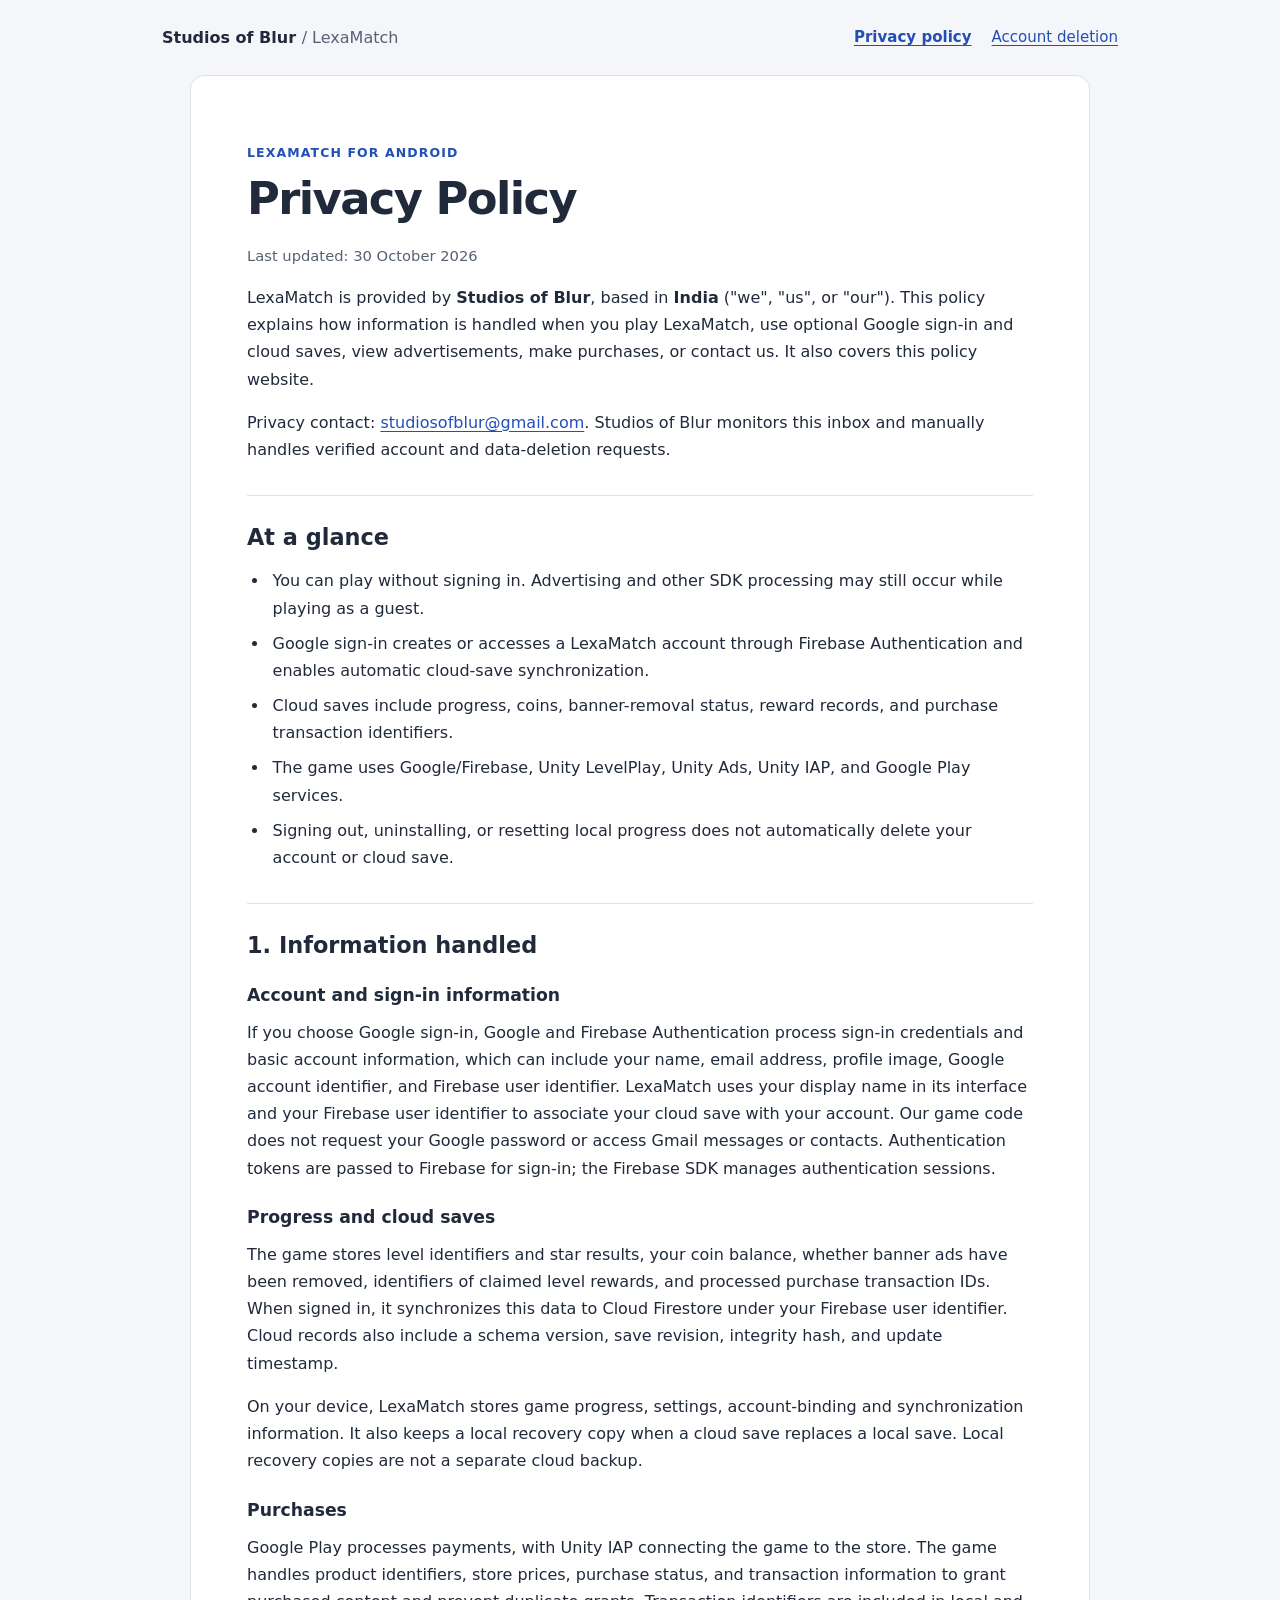
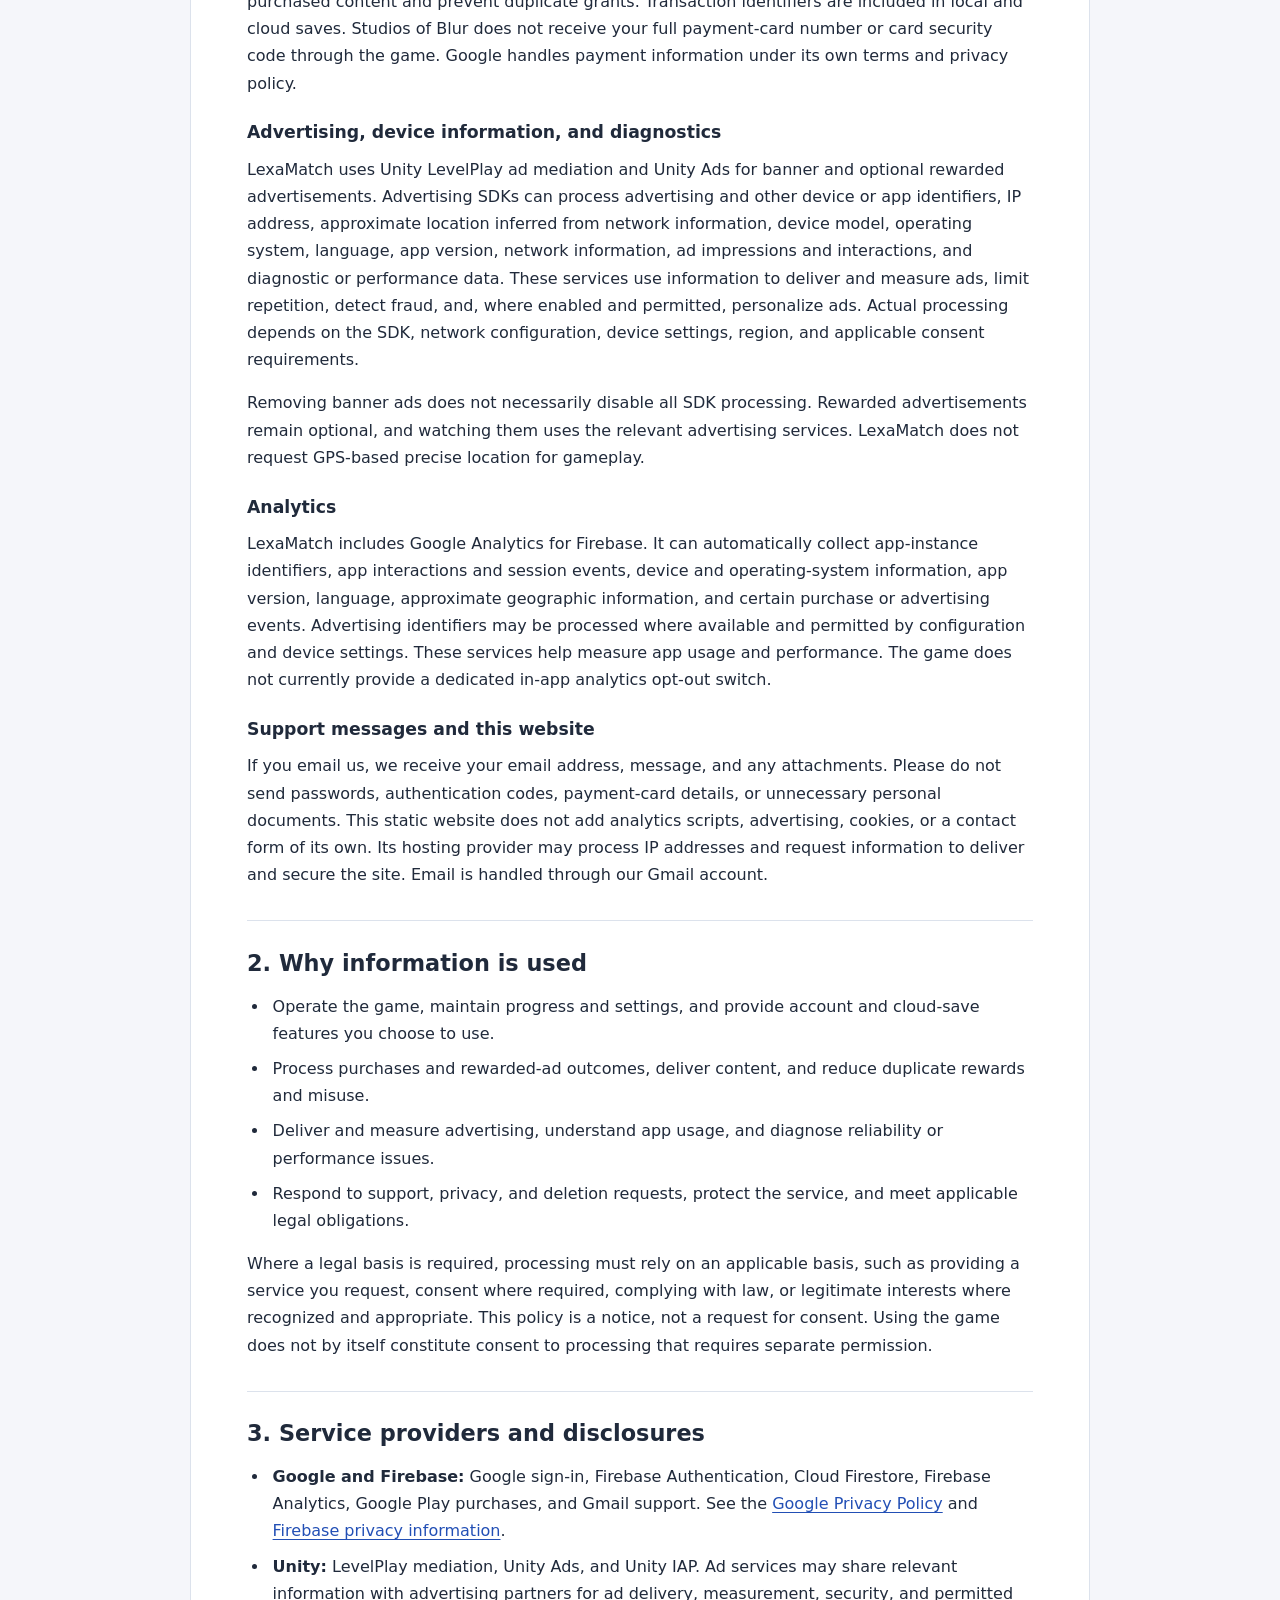
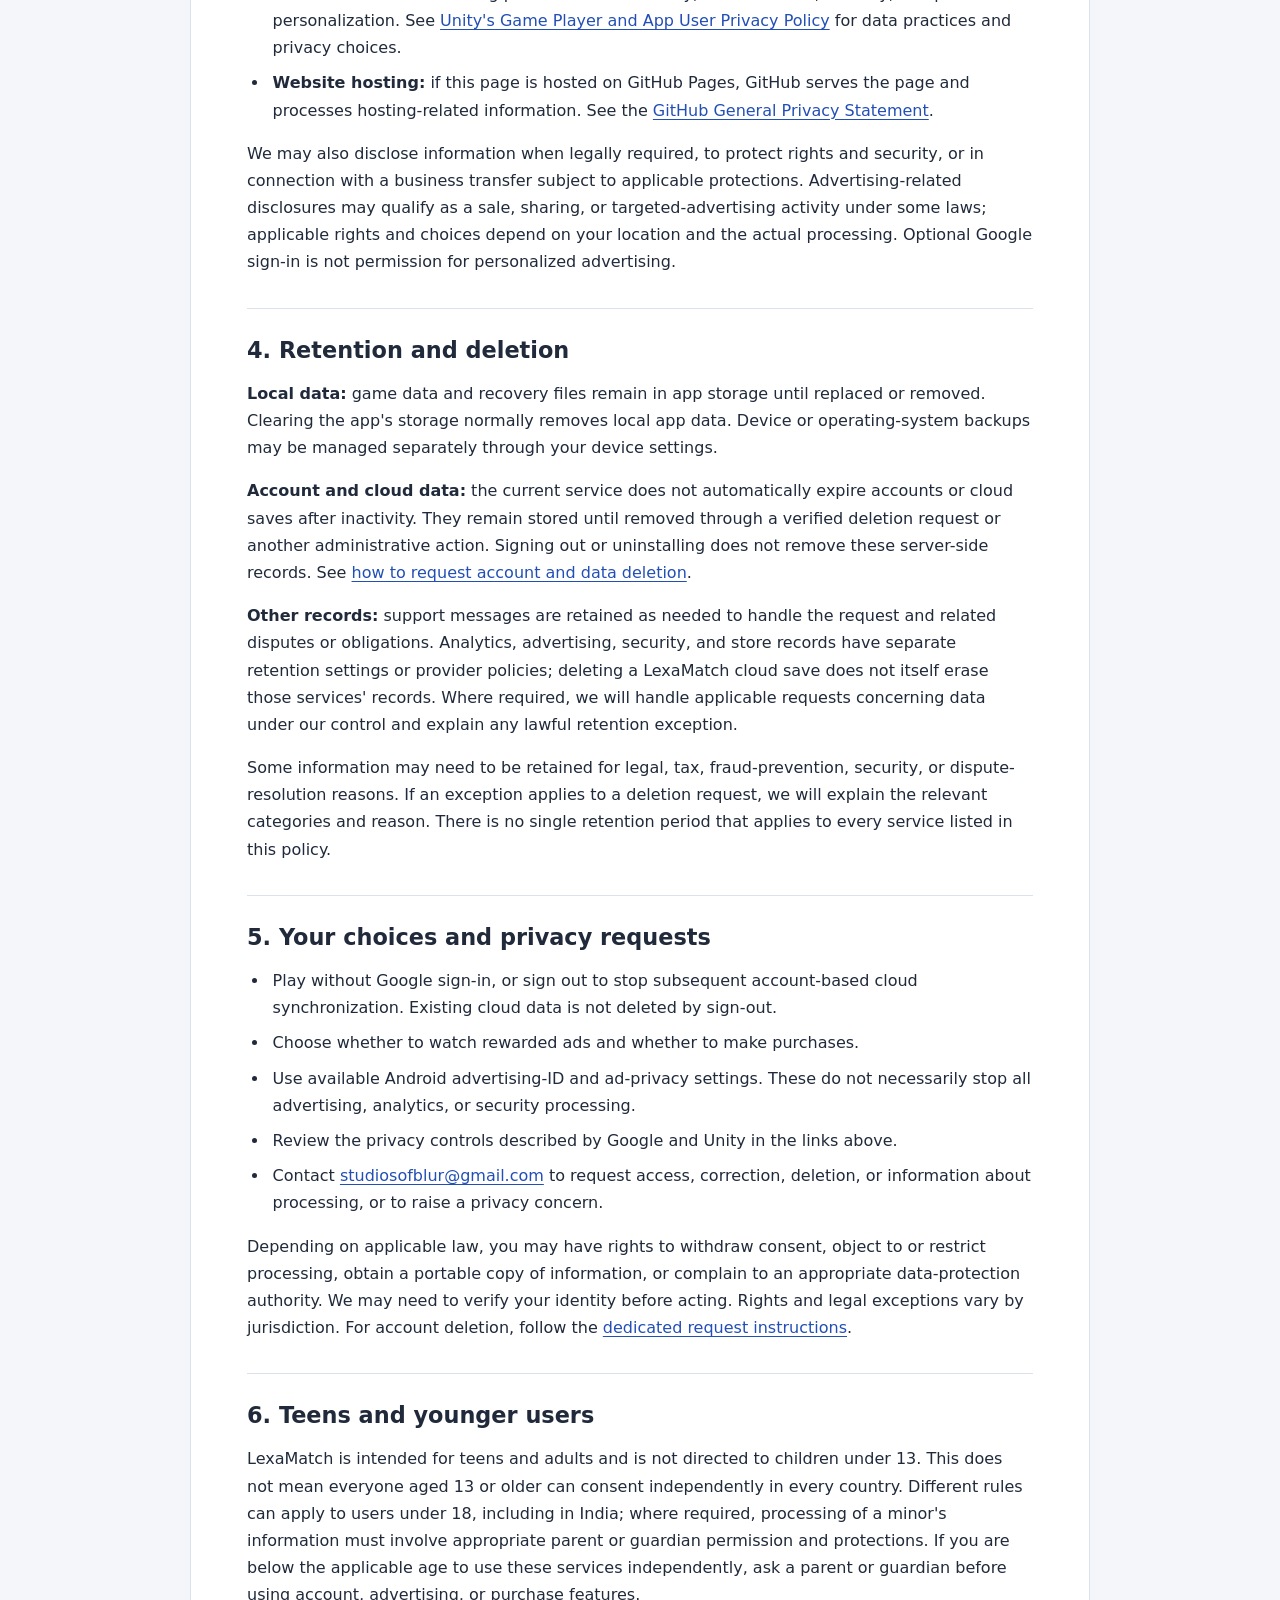
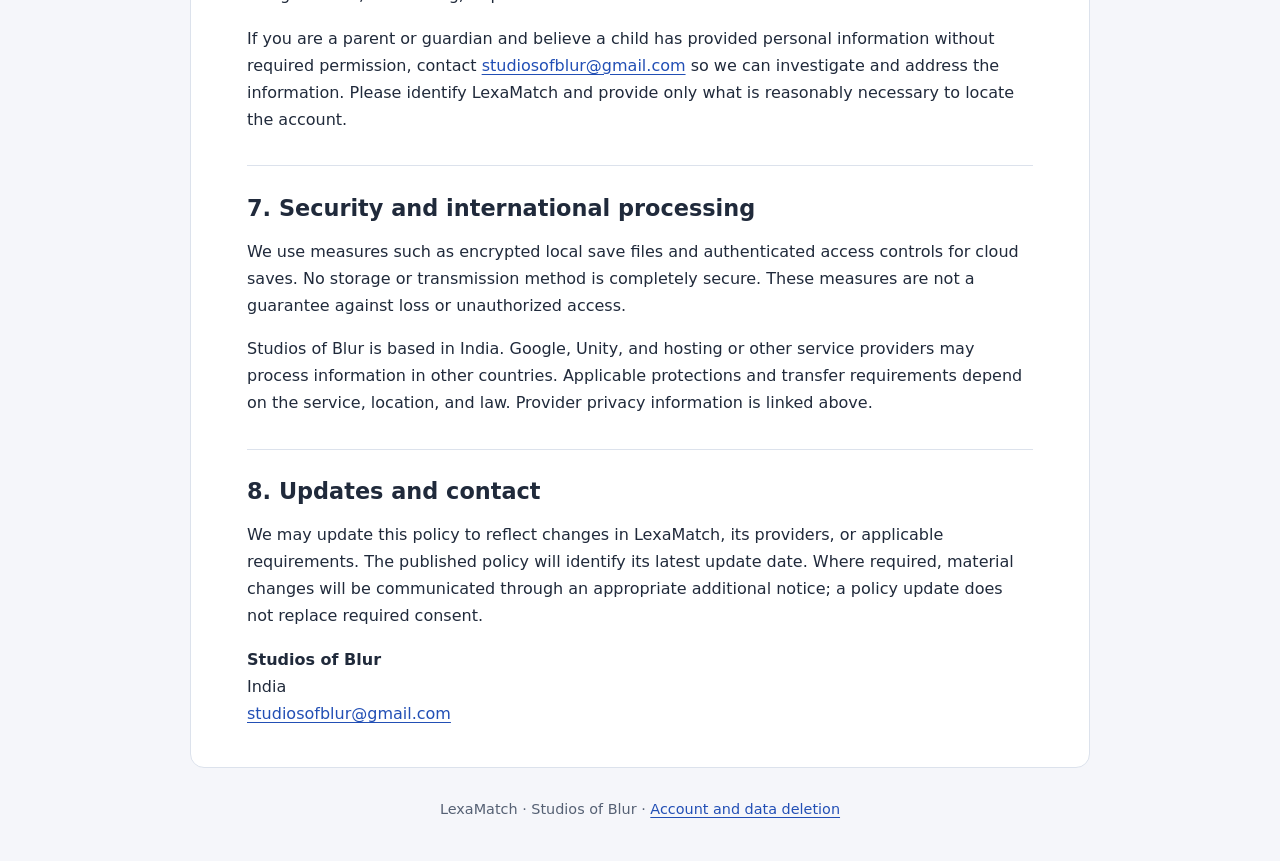
<file: index.html>
<!doctype html>
<html lang="en">
<head>
  <meta charset="utf-8">
  <meta name="viewport" content="width=device-width, initial-scale=1">
  <meta name="description" content="How Studios of Blur handles information in the LexaMatch Android game.">
  <meta name="referrer" content="no-referrer">
  <title>LexaMatch Privacy Policy | Studios of Blur</title>
  <link rel="stylesheet" href="styles.css">
</head>
<body>
  <a class="skip-link" href="#main">Skip to content</a>
  <header class="site-header">
    <div class="brand">Studios of Blur <span>/ LexaMatch</span></div>
    <nav aria-label="Legal pages"><a href="index.html" aria-current="page">Privacy policy</a><a href="delete-account.html">Account deletion</a></nav>
  </header>
  <main id="main">
    <p class="eyebrow">LexaMatch for Android</p>
    <h1>Privacy Policy</h1>
    <p class="updated">Last updated: <time datetime="2026-10-30">30 October 2026</time></p>
    <p>LexaMatch is provided by <strong>Studios of Blur</strong>, based in <strong>India</strong> ("we", "us", or "our"). This policy explains how information is handled when you play LexaMatch, use optional Google sign-in and cloud saves, view advertisements, make purchases, or contact us. It also covers this policy website.</p>
    <p>Privacy contact: <a href="mailto:studiosofblur@gmail.com">studiosofblur@gmail.com</a>. Studios of Blur monitors this inbox and manually handles verified account and data-deletion requests.</p>
    <section aria-labelledby="summary"><h2 id="summary">At a glance</h2>
      <ul>
        <li>You can play without signing in. Advertising and other SDK processing may still occur while playing as a guest.</li>
        <li>Google sign-in creates or accesses a LexaMatch account through Firebase Authentication and enables automatic cloud-save synchronization.</li>
        <li>Cloud saves include progress, coins, banner-removal status, reward records, and purchase transaction identifiers.</li>
        <li>The game uses Google/Firebase, Unity LevelPlay, Unity Ads, Unity IAP, and Google Play services.</li>
        <li>Signing out, uninstalling, or resetting local progress does not automatically delete your account or cloud save.</li>
      </ul>
    </section>
    <section aria-labelledby="information"><h2 id="information">1. Information handled</h2>
      <h3>Account and sign-in information</h3>
      <p>If you choose Google sign-in, Google and Firebase Authentication process sign-in credentials and basic account information, which can include your name, email address, profile image, Google account identifier, and Firebase user identifier. LexaMatch uses your display name in its interface and your Firebase user identifier to associate your cloud save with your account. Our game code does not request your Google password or access Gmail messages or contacts. Authentication tokens are passed to Firebase for sign-in; the Firebase SDK manages authentication sessions.</p>
      <h3>Progress and cloud saves</h3>
      <p>The game stores level identifiers and star results, your coin balance, whether banner ads have been removed, identifiers of claimed level rewards, and processed purchase transaction IDs. When signed in, it synchronizes this data to Cloud Firestore under your Firebase user identifier. Cloud records also include a schema version, save revision, integrity hash, and update timestamp.</p>
      <p>On your device, LexaMatch stores game progress, settings, account-binding and synchronization information. It also keeps a local recovery copy when a cloud save replaces a local save. Local recovery copies are not a separate cloud backup.</p>
      <h3>Purchases</h3>
      <p>Google Play processes payments, with Unity IAP connecting the game to the store. The game handles product identifiers, store prices, purchase status, and transaction information to grant purchased content and prevent duplicate grants. Transaction identifiers are included in local and cloud saves. Studios of Blur does not receive your full payment-card number or card security code through the game. Google handles payment information under its own terms and privacy policy.</p>
      <h3>Advertising, device information, and diagnostics</h3>
      <p>LexaMatch uses Unity LevelPlay ad mediation and Unity Ads for banner and optional rewarded advertisements. Advertising SDKs can process advertising and other device or app identifiers, IP address, approximate location inferred from network information, device model, operating system, language, app version, network information, ad impressions and interactions, and diagnostic or performance data. These services use information to deliver and measure ads, limit repetition, detect fraud, and, where enabled and permitted, personalize ads. Actual processing depends on the SDK, network configuration, device settings, region, and applicable consent requirements.</p>
      <p>Removing banner ads does not necessarily disable all SDK processing. Rewarded advertisements remain optional, and watching them uses the relevant advertising services. LexaMatch does not request GPS-based precise location for gameplay.</p>
      <h3>Analytics</h3>
      <p>LexaMatch includes Google Analytics for Firebase. It can automatically collect app-instance identifiers, app interactions and session events, device and operating-system information, app version, language, approximate geographic information, and certain purchase or advertising events. Advertising identifiers may be processed where available and permitted by configuration and device settings. These services help measure app usage and performance. The game does not currently provide a dedicated in-app analytics opt-out switch.</p>
      <h3>Support messages and this website</h3>
      <p>If you email us, we receive your email address, message, and any attachments. Please do not send passwords, authentication codes, payment-card details, or unnecessary personal documents. This static website does not add analytics scripts, advertising, cookies, or a contact form of its own. Its hosting provider may process IP addresses and request information to deliver and secure the site. Email is handled through our Gmail account.</p>
    </section>
    <section aria-labelledby="purposes"><h2 id="purposes">2. Why information is used</h2>
      <ul>
        <li>Operate the game, maintain progress and settings, and provide account and cloud-save features you choose to use.</li>
        <li>Process purchases and rewarded-ad outcomes, deliver content, and reduce duplicate rewards and misuse.</li>
        <li>Deliver and measure advertising, understand app usage, and diagnose reliability or performance issues.</li>
        <li>Respond to support, privacy, and deletion requests, protect the service, and meet applicable legal obligations.</li>
      </ul>
      <p>Where a legal basis is required, processing must rely on an applicable basis, such as providing a service you request, consent where required, complying with law, or legitimate interests where recognized and appropriate. This policy is a notice, not a request for consent. Using the game does not by itself constitute consent to processing that requires separate permission.</p>
    </section>
    <section aria-labelledby="sharing"><h2 id="sharing">3. Service providers and disclosures</h2>
      <ul>
        <li><strong>Google and Firebase:</strong> Google sign-in, Firebase Authentication, Cloud Firestore, Firebase Analytics, Google Play purchases, and Gmail support. See the <a href="https://policies.google.com/privacy">Google Privacy Policy</a> and <a href="https://firebase.google.com/support/privacy">Firebase privacy information</a>.</li>
        <li><strong>Unity:</strong> LevelPlay mediation, Unity Ads, and Unity IAP. Ad services may share relevant information with advertising partners for ad delivery, measurement, security, and permitted personalization. See <a href="https://unity.com/legal/game-player-and-app-user-privacy-policy">Unity's Game Player and App User Privacy Policy</a> for data practices and privacy choices.</li>
        <li><strong>Website hosting:</strong> if this page is hosted on GitHub Pages, GitHub serves the page and processes hosting-related information. See the <a href="https://docs.github.com/en/site-policy/privacy-policies/github-general-privacy-statement">GitHub General Privacy Statement</a>.</li>
      </ul>
      <p>We may also disclose information when legally required, to protect rights and security, or in connection with a business transfer subject to applicable protections. Advertising-related disclosures may qualify as a sale, sharing, or targeted-advertising activity under some laws; applicable rights and choices depend on your location and the actual processing. Optional Google sign-in is not permission for personalized advertising.</p>
    </section>
    <section aria-labelledby="retention"><h2 id="retention">4. Retention and deletion</h2>
      <p><strong>Local data:</strong> game data and recovery files remain in app storage until replaced or removed. Clearing the app's storage normally removes local app data. Device or operating-system backups may be managed separately through your device settings.</p>
      <p><strong>Account and cloud data:</strong> the current service does not automatically expire accounts or cloud saves after inactivity. They remain stored until removed through a verified deletion request or another administrative action. Signing out or uninstalling does not remove these server-side records. See <a href="delete-account.html">how to request account and data deletion</a>.</p>
      <p><strong>Other records:</strong> support messages are retained as needed to handle the request and related disputes or obligations. Analytics, advertising, security, and store records have separate retention settings or provider policies; deleting a LexaMatch cloud save does not itself erase those services' records. Where required, we will handle applicable requests concerning data under our control and explain any lawful retention exception.</p>
      <p>Some information may need to be retained for legal, tax, fraud-prevention, security, or dispute-resolution reasons. If an exception applies to a deletion request, we will explain the relevant categories and reason. There is no single retention period that applies to every service listed in this policy.</p>
    </section>
    <section aria-labelledby="choices"><h2 id="choices">5. Your choices and privacy requests</h2>
      <ul>
        <li>Play without Google sign-in, or sign out to stop subsequent account-based cloud synchronization. Existing cloud data is not deleted by sign-out.</li>
        <li>Choose whether to watch rewarded ads and whether to make purchases.</li>
        <li>Use available Android advertising-ID and ad-privacy settings. These do not necessarily stop all advertising, analytics, or security processing.</li>
        <li>Review the privacy controls described by Google and Unity in the links above.</li>
        <li>Contact <a href="mailto:studiosofblur@gmail.com">studiosofblur@gmail.com</a> to request access, correction, deletion, or information about processing, or to raise a privacy concern.</li>
      </ul>
      <p>Depending on applicable law, you may have rights to withdraw consent, object to or restrict processing, obtain a portable copy of information, or complain to an appropriate data-protection authority. We may need to verify your identity before acting. Rights and legal exceptions vary by jurisdiction. For account deletion, follow the <a href="delete-account.html">dedicated request instructions</a>.</p>
    </section>
    <section aria-labelledby="young"><h2 id="young">6. Teens and younger users</h2>
      <p>LexaMatch is intended for teens and adults and is not directed to children under 13. This does not mean everyone aged 13 or older can consent independently in every country. Different rules can apply to users under 18, including in India; where required, processing of a minor's information must involve appropriate parent or guardian permission and protections. If you are below the applicable age to use these services independently, ask a parent or guardian before using account, advertising, or purchase features.</p>
      <p>If you are a parent or guardian and believe a child has provided personal information without required permission, contact <a href="mailto:studiosofblur@gmail.com">studiosofblur@gmail.com</a> so we can investigate and address the information. Please identify LexaMatch and provide only what is reasonably necessary to locate the account.</p>
    </section>
    <section aria-labelledby="security"><h2 id="security">7. Security and international processing</h2>
      <p>We use measures such as encrypted local save files and authenticated access controls for cloud saves. No storage or transmission method is completely secure. These measures are not a guarantee against loss or unauthorized access.</p>
      <p>Studios of Blur is based in India. Google, Unity, and hosting or other service providers may process information in other countries. Applicable protections and transfer requirements depend on the service, location, and law. Provider privacy information is linked above.</p>
    </section>
    <section aria-labelledby="updates"><h2 id="updates">8. Updates and contact</h2>
      <p>We may update this policy to reflect changes in LexaMatch, its providers, or applicable requirements. The published policy will identify its latest update date. Where required, material changes will be communicated through an appropriate additional notice; a policy update does not replace required consent.</p>
      <address><strong>Studios of Blur</strong><br>India<br><a href="mailto:studiosofblur@gmail.com">studiosofblur@gmail.com</a></address>
    </section>
  </main>
  <footer>LexaMatch · Studios of Blur · <a href="delete-account.html">Account and data deletion</a></footer>
</body>
</html>
</file>
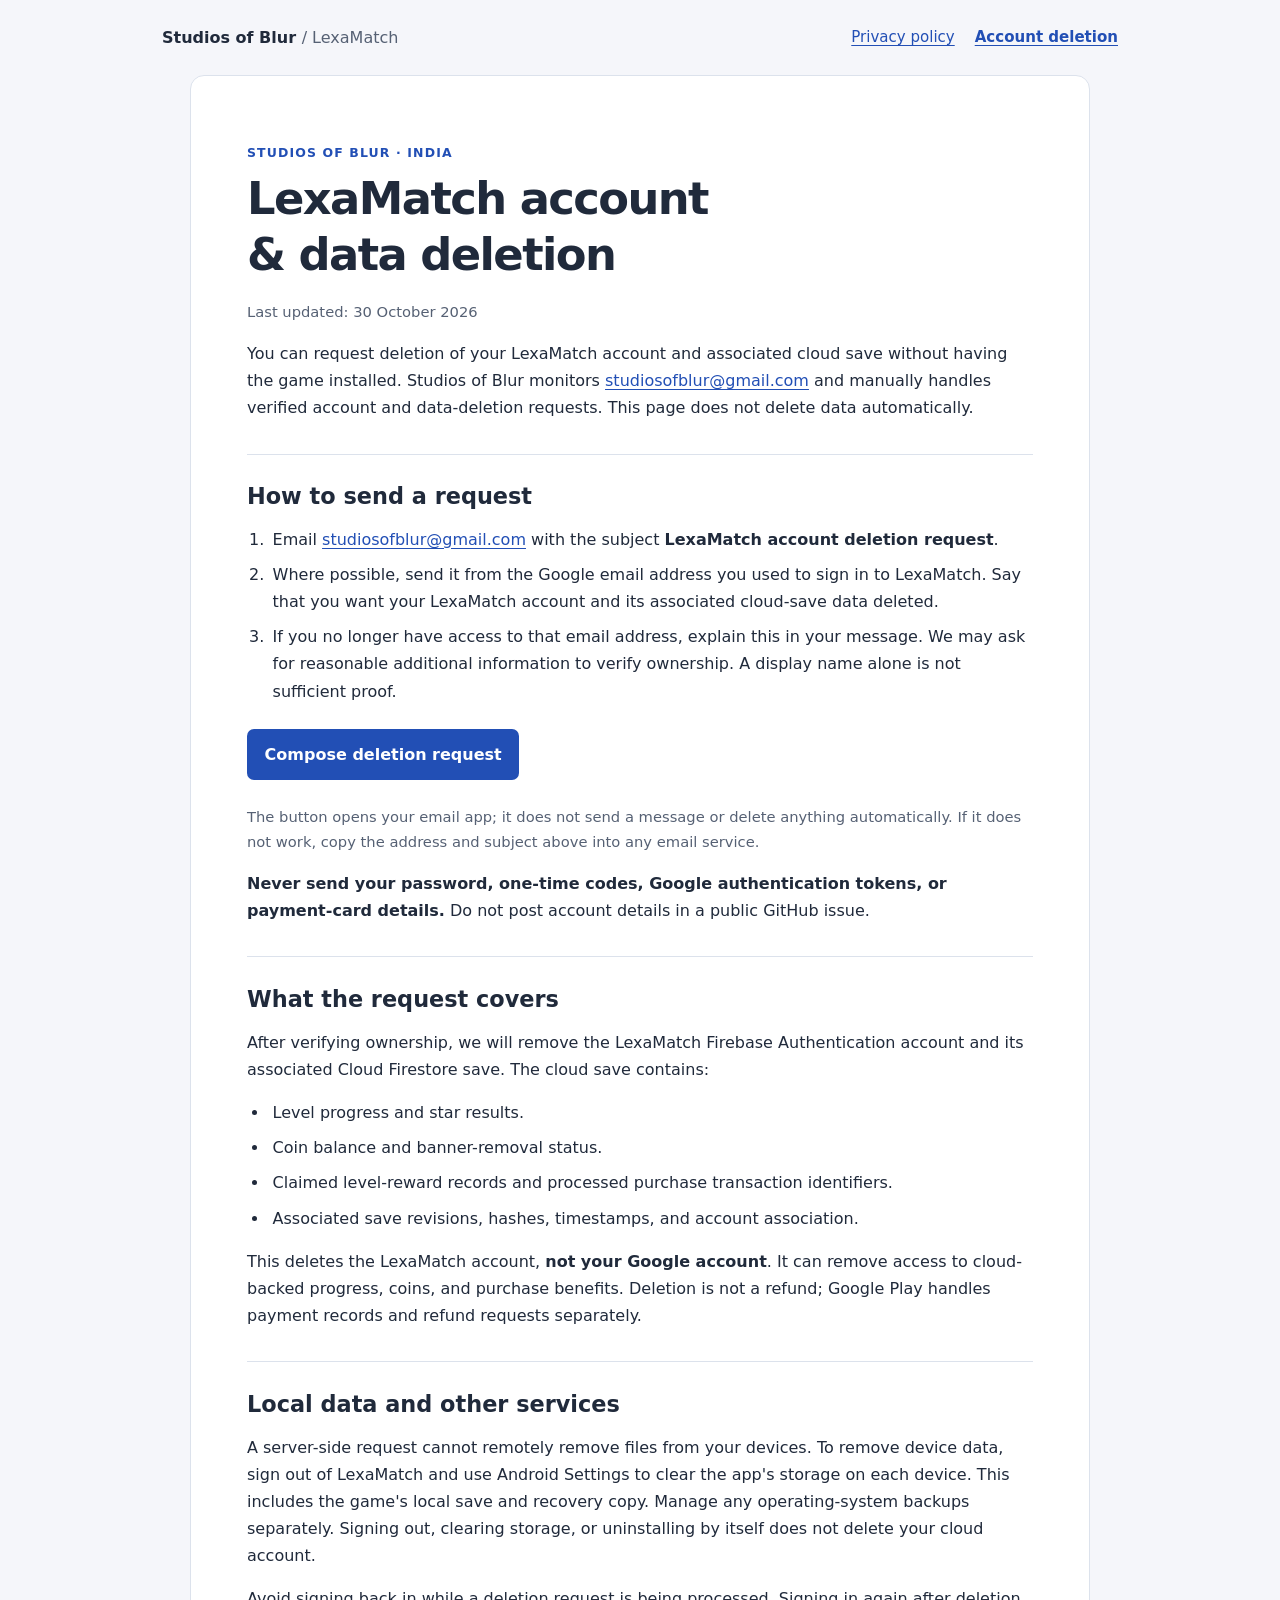
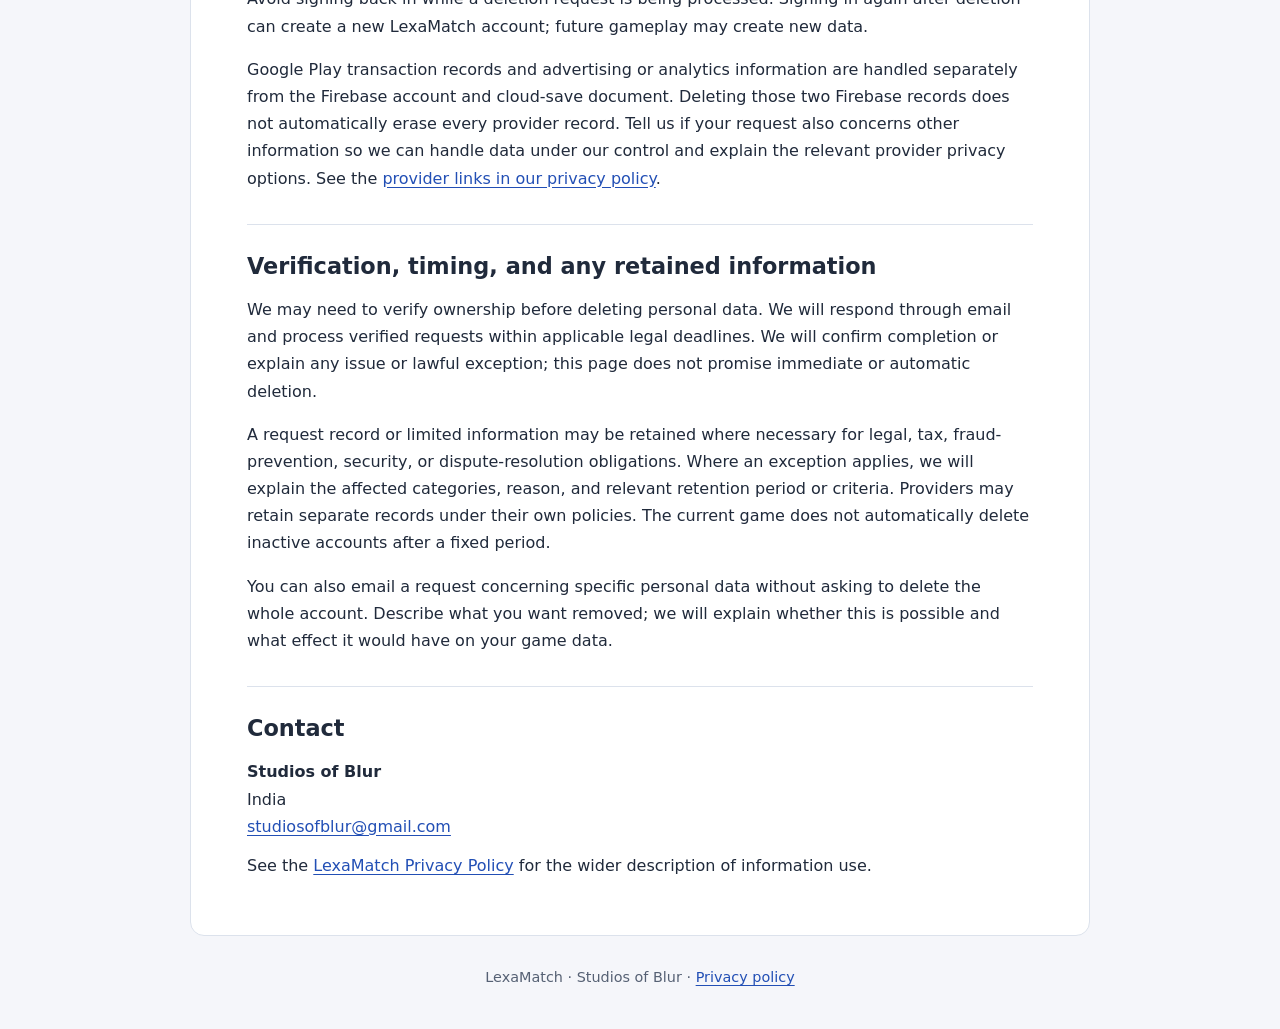
<file: delete-account.html>
<!doctype html>
<html lang="en">
<head>
  <meta charset="utf-8">
  <meta name="viewport" content="width=device-width, initial-scale=1">
  <meta name="description" content="Request deletion of a LexaMatch account and associated cloud-save data from Studios of Blur.">
  <meta name="referrer" content="no-referrer">
  <title>LexaMatch Account &amp; Data Deletion | Studios of Blur</title>
  <link rel="stylesheet" href="styles.css">
</head>
<body>
  <a class="skip-link" href="#main">Skip to content</a>
  <header class="site-header">
    <div class="brand">Studios of Blur <span>/ LexaMatch</span></div>
    <nav aria-label="Legal pages"><a href="index.html">Privacy policy</a><a href="delete-account.html" aria-current="page">Account deletion</a></nav>
  </header>
  <main id="main">
    <p class="eyebrow">Studios of Blur · India</p>
    <h1>LexaMatch account &amp; data deletion</h1>
    <p class="updated">Last updated: <time datetime="2026-10-30">30 October 2026</time></p>
    <p>You can request deletion of your LexaMatch account and associated cloud save without having the game installed. Studios of Blur monitors <a href="mailto:studiosofblur@gmail.com">studiosofblur@gmail.com</a> and manually handles verified account and data-deletion requests. This page does not delete data automatically.</p>
    <section aria-labelledby="request"><h2 id="request">How to send a request</h2>
      <ol>
        <li>Email <a href="mailto:studiosofblur@gmail.com">studiosofblur@gmail.com</a> with the subject <strong>LexaMatch account deletion request</strong>.</li>
        <li>Where possible, send it from the Google email address you used to sign in to LexaMatch. Say that you want your LexaMatch account and its associated cloud-save data deleted.</li>
        <li>If you no longer have access to that email address, explain this in your message. We may ask for reasonable additional information to verify ownership. A display name alone is not sufficient proof.</li>
      </ol>
      <p class="action"><a class="button" href="mailto:studiosofblur@gmail.com?subject=LexaMatch%20account%20deletion%20request&amp;body=Hello%20Studios%20of%20Blur%2C%0A%0APlease%20delete%20my%20LexaMatch%20account%20and%20associated%20cloud-save%20data.%20Please%20let%20me%20know%20if%20you%20need%20information%20to%20verify%20ownership.%0A%0AThank%20you.">Compose deletion request</a></p>
      <p class="muted">The button opens your email app; it does not send a message or delete anything automatically. If it does not work, copy the address and subject above into any email service.</p>
      <p><strong>Never send your password, one-time codes, Google authentication tokens, or payment-card details.</strong> Do not post account details in a public GitHub issue.</p>
    </section>
    <section aria-labelledby="removed"><h2 id="removed">What the request covers</h2>
      <p>After verifying ownership, we will remove the LexaMatch Firebase Authentication account and its associated Cloud Firestore save. The cloud save contains:</p>
      <ul>
        <li>Level progress and star results.</li>
        <li>Coin balance and banner-removal status.</li>
        <li>Claimed level-reward records and processed purchase transaction identifiers.</li>
        <li>Associated save revisions, hashes, timestamps, and account association.</li>
      </ul>
      <p>This deletes the LexaMatch account, <strong>not your Google account</strong>. It can remove access to cloud-backed progress, coins, and purchase benefits. Deletion is not a refund; Google Play handles payment records and refund requests separately.</p>
    </section>
    <section aria-labelledby="other"><h2 id="other">Local data and other services</h2>
      <p>A server-side request cannot remotely remove files from your devices. To remove device data, sign out of LexaMatch and use Android Settings to clear the app's storage on each device. This includes the game's local save and recovery copy. Manage any operating-system backups separately. Signing out, clearing storage, or uninstalling by itself does not delete your cloud account.</p>
      <p>Avoid signing back in while a deletion request is being processed. Signing in again after deletion can create a new LexaMatch account; future gameplay may create new data.</p>
      <p>Google Play transaction records and advertising or analytics information are handled separately from the Firebase account and cloud-save document. Deleting those two Firebase records does not automatically erase every provider record. Tell us if your request also concerns other information so we can handle data under our control and explain the relevant provider privacy options. See the <a href="index.html#sharing">provider links in our privacy policy</a>.</p>
    </section>
    <section aria-labelledby="handling"><h2 id="handling">Verification, timing, and any retained information</h2>
      <p>We may need to verify ownership before deleting personal data. We will respond through email and process verified requests within applicable legal deadlines. We will confirm completion or explain any issue or lawful exception; this page does not promise immediate or automatic deletion.</p>
      <p>A request record or limited information may be retained where necessary for legal, tax, fraud-prevention, security, or dispute-resolution obligations. Where an exception applies, we will explain the affected categories, reason, and relevant retention period or criteria. Providers may retain separate records under their own policies. The current game does not automatically delete inactive accounts after a fixed period.</p>
      <p>You can also email a request concerning specific personal data without asking to delete the whole account. Describe what you want removed; we will explain whether this is possible and what effect it would have on your game data.</p>
    </section>
    <section aria-labelledby="contact"><h2 id="contact">Contact</h2>
      <address><strong>Studios of Blur</strong><br>India<br><a href="mailto:studiosofblur@gmail.com">studiosofblur@gmail.com</a></address>
      <p>See the <a href="index.html">LexaMatch Privacy Policy</a> for the wider description of information use.</p>
    </section>
  </main>
  <footer>LexaMatch · Studios of Blur · <a href="index.html">Privacy policy</a></footer>
</body>
</html>
</file>
<file: styles.css>
:root {
  color-scheme: light;
  --background: #f5f6fa;
  --surface: #ffffff;
  --ink: #202a3b;
  --muted: #566174;
  --accent: #224fb5;
  --border: #dce2ec;
  --focus: #8d4000;
}
* { box-sizing: border-box; }
html { font-size: 100%; }
body { margin: 0; background: var(--background); color: var(--ink); font: 1rem/1.7 system-ui, -apple-system, "Segoe UI", sans-serif; overflow-wrap: anywhere; }
a { color: var(--accent); text-underline-offset: .18em; }
a:hover { text-decoration-thickness: .15em; }
a:focus-visible { outline: 3px solid var(--focus); outline-offset: 5px; border-radius: 2px; }
.skip-link { position: absolute; top: -100px; left: 1rem; padding: .7rem 1rem; background: var(--surface); z-index: 2; }
.skip-link:focus { top: 1rem; }
.site-header { max-width: 1020px; margin: 0 auto; padding: 1.5rem 2rem; display: flex; flex-wrap: wrap; justify-content: space-between; align-items: center; gap: 1rem; }
.brand { font-weight: 750; }
.brand span { font-weight: 400; color: var(--muted); }
nav { display: flex; flex-wrap: wrap; gap: .8rem 1.25rem; font-size: .94rem; }
nav a[aria-current="page"] { font-weight: 700; }
main { max-width: 900px; margin: 0 auto; padding: 2.5rem 3.5rem; background: var(--surface); border: 1px solid var(--border); border-radius: 14px; }
h1, h2, h3 { line-height: 1.25; text-wrap: balance; }
h1 { font-size: clamp(2rem, 5vw, 2.8rem); letter-spacing: -.035em; margin: .4rem 0 1rem; }
h2 { font-size: 1.4rem; margin: 0 0 1rem; }
h3 { font-size: 1.08rem; margin: 1.6rem 0 .5rem; }
p { margin: .75rem 0 1rem; }
section { border-top: 1px solid var(--border); margin-top: 2rem; padding-top: 1.7rem; }
li { padding-left: .2rem; margin: .5rem 0; }
ul, ol { padding-left: 1.4rem; }
.eyebrow { margin: 1.6rem 0 .5rem; color: var(--accent); text-transform: uppercase; letter-spacing: .09em; font-size: .78rem; font-weight: 750; }
.updated, .muted { color: var(--muted); font-size: .92rem; }
.review-notice { background: #fff4d8; color: #614200; border: 1px solid #d2aa4d; border-radius: 8px; padding: 1rem 1.2rem; font-size: .92rem; }
.review-notice strong { display: block; margin-bottom: .35rem; }
.action { margin: 1.5rem 0; }
.button { display: inline-block; padding: .75rem 1.1rem; border-radius: 7px; background: var(--accent); color: #fff; font-weight: 650; text-decoration: none; }
.button:hover { background: #163c93; text-decoration: underline; }
address { font-style: normal; }
footer { max-width: 900px; margin: 0 auto; padding: 1.8rem 1.5rem 2.5rem; text-align: center; font-size: .9rem; color: var(--muted); }
@media (max-width: 620px) {
  .site-header { padding: 1.2rem; }
  main { padding: 1.5rem 1.2rem; border-radius: 0; border-left: 0; border-right: 0; }
  h2 { font-size: 1.25rem; }
}
@media print {
  body { background: white; font-size: 10pt; }
  main { border: 0; padding: 0; max-width: none; }
  .site-header, .skip-link, footer { display: none; }
  h2, h3 { break-after: avoid; }
  a { color: inherit; }
}
</file>
